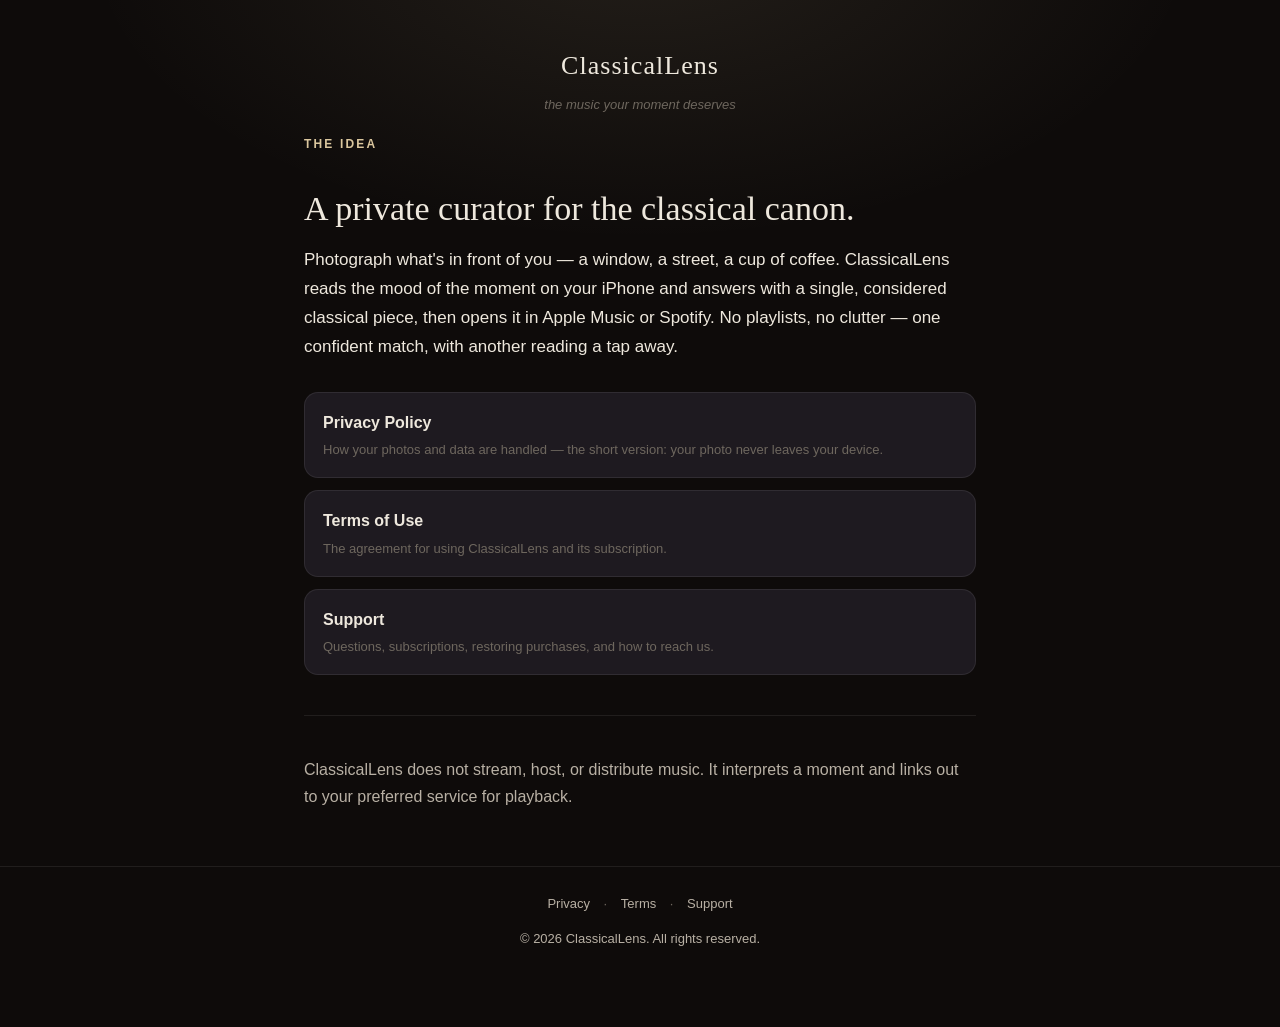
<file: index.html>
<!DOCTYPE html>
<html lang="en">
<head>
  <meta charset="utf-8">
  <meta name="viewport" content="width=device-width, initial-scale=1">
  <title>ClassicalLens</title>
  <meta name="description" content="ClassicalLens turns a photographed moment into a single, beautifully matched classical piece. Private by design.">
  <link rel="stylesheet" href="style.css">
</head>
<body>
  <header class="site">
    <a class="wordmark" href="index.html">ClassicalLens</a>
    <div class="tagline">the music your moment deserves</div>
  </header>

  <main class="wrap">
    <p class="eyebrow">The idea</p>
    <h1>A private curator for the classical canon.</h1>
    <p class="lead">
      Photograph what's in front of you — a window, a street, a cup of coffee.
      ClassicalLens reads the mood of the moment on your iPhone and answers with a
      single, considered classical piece, then opens it in Apple Music or Spotify.
      No playlists, no clutter — one confident match, with another reading a tap away.
    </p>

    <div class="home-links">
      <a href="privacy.html">Privacy Policy <span>How your photos and data are handled — the short version: your photo never leaves your device.</span></a>
      <a href="terms.html">Terms of Use <span>The agreement for using ClassicalLens and its subscription.</span></a>
      <a href="support.html">Support <span>Questions, subscriptions, restoring purchases, and how to reach us.</span></a>
    </div>

    <hr>
    <p>
      ClassicalLens does not stream, host, or distribute music. It interprets a
      moment and links out to your preferred service for playback.
    </p>
  </main>

  <footer class="site">
    <div class="wrap">
      <a href="privacy.html">Privacy</a> ·
      <a href="terms.html">Terms</a> ·
      <a href="support.html">Support</a>
      <p>&copy; 2026 ClassicalLens. All rights reserved.</p>
    </div>
  </footer>
</body>
</html>
</file>
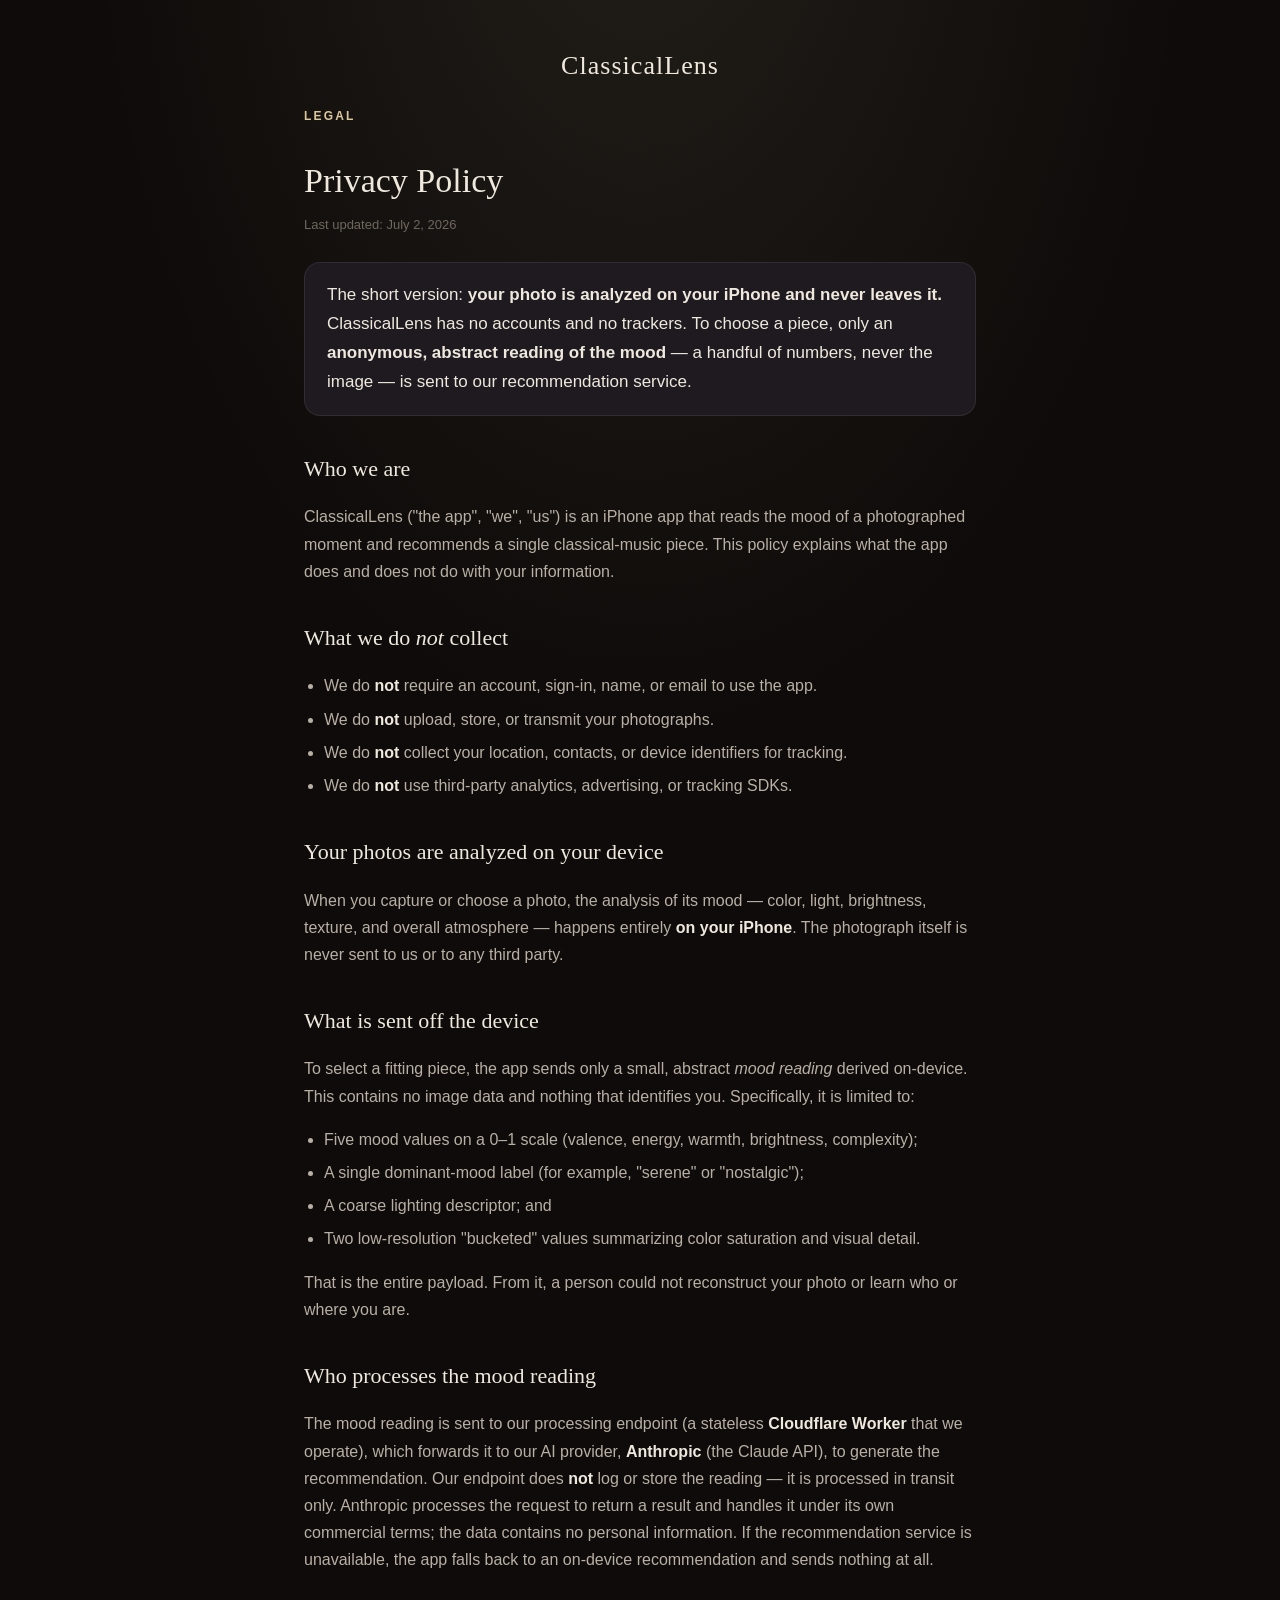
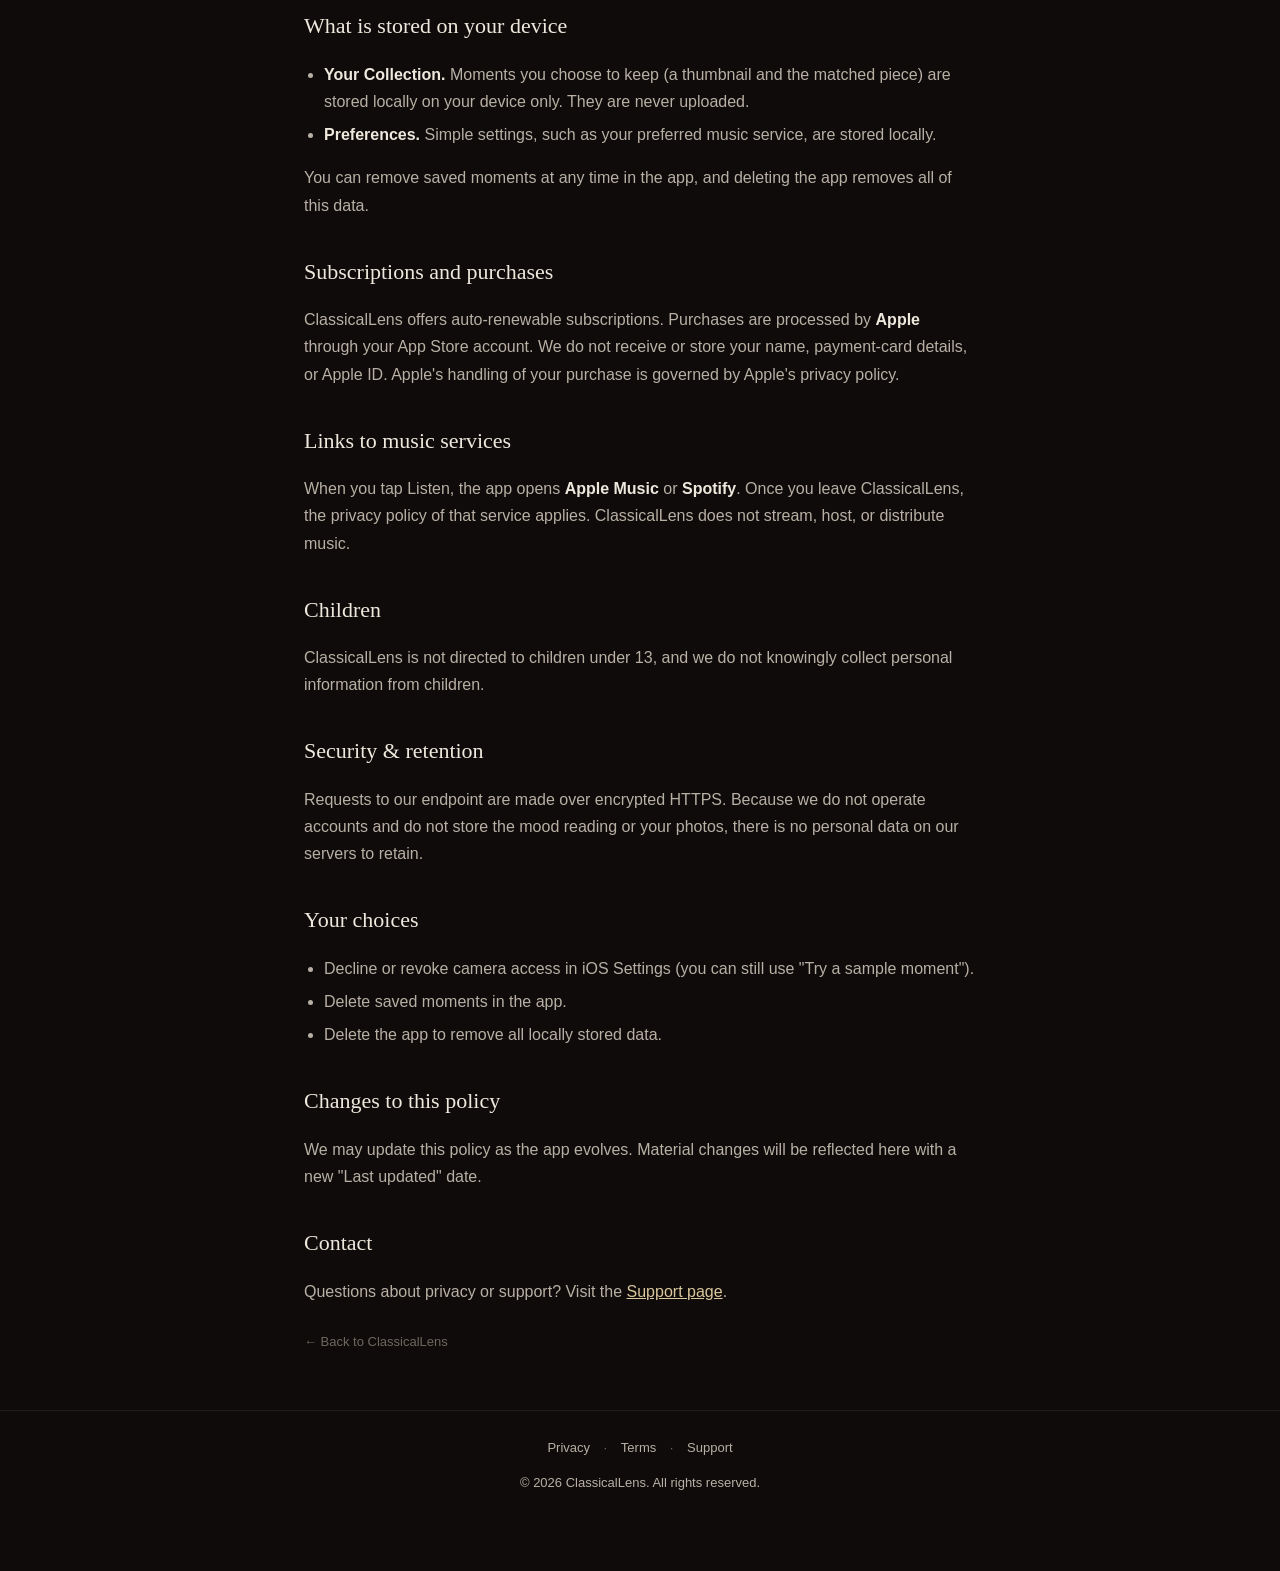
<file: privacy.html>
<!DOCTYPE html>
<html lang="en">
<head>
  <meta charset="utf-8">
  <meta name="viewport" content="width=device-width, initial-scale=1">
  <title>Privacy Policy — ClassicalLens</title>
  <meta name="description" content="ClassicalLens privacy policy. Your photo is analyzed on your device and never leaves it; only an anonymous reading of its mood is used to choose music.">
  <link rel="stylesheet" href="style.css">
</head>
<body>
  <header class="site">
    <a class="wordmark" href="index.html">ClassicalLens</a>
  </header>

  <main class="wrap">
    <p class="eyebrow">Legal</p>
    <h1>Privacy Policy</h1>
    <p class="updated">Last updated: July 2, 2026</p>

    <div class="card">
      <p class="lead" style="margin:0">
        The short version: <strong>your photo is analyzed on your iPhone and never
        leaves it.</strong> ClassicalLens has no accounts and no trackers. To choose
        a piece, only an <strong>anonymous, abstract reading of the mood</strong> —
        a handful of numbers, never the image — is sent to our recommendation
        service.
      </p>
    </div>

    <h2>Who we are</h2>
    <p>
      ClassicalLens ("the app", "we", "us") is an iPhone app that reads the mood of
      a photographed moment and recommends a single classical-music piece. This
      policy explains what the app does and does not do with your information.
    </p>

    <h2>What we do <em>not</em> collect</h2>
    <ul>
      <li>We do <strong>not</strong> require an account, sign-in, name, or email to use the app.</li>
      <li>We do <strong>not</strong> upload, store, or transmit your photographs.</li>
      <li>We do <strong>not</strong> collect your location, contacts, or device identifiers for tracking.</li>
      <li>We do <strong>not</strong> use third-party analytics, advertising, or tracking SDKs.</li>
    </ul>

    <h2>Your photos are analyzed on your device</h2>
    <p>
      When you capture or choose a photo, the analysis of its mood — color, light,
      brightness, texture, and overall atmosphere — happens entirely
      <strong>on your iPhone</strong>. The photograph itself is never sent to us or
      to any third party.
    </p>

    <h2>What is sent off the device</h2>
    <p>
      To select a fitting piece, the app sends only a small, abstract
      <em>mood reading</em> derived on-device. This contains no image data and
      nothing that identifies you. Specifically, it is limited to:
    </p>
    <ul>
      <li>Five mood values on a 0–1 scale (valence, energy, warmth, brightness, complexity);</li>
      <li>A single dominant-mood label (for example, "serene" or "nostalgic");</li>
      <li>A coarse lighting descriptor; and</li>
      <li>Two low-resolution "bucketed" values summarizing color saturation and visual detail.</li>
    </ul>
    <p>
      That is the entire payload. From it, a person could not reconstruct your
      photo or learn who or where you are.
    </p>

    <h2>Who processes the mood reading</h2>
    <p>
      The mood reading is sent to our processing endpoint (a stateless
      <strong>Cloudflare Worker</strong> that we operate), which forwards it to our
      AI provider, <strong>Anthropic</strong> (the Claude API), to generate the
      recommendation. Our endpoint does <strong>not</strong> log or store the
      reading — it is processed in transit only. Anthropic processes the request to
      return a result and handles it under its own commercial terms; the data
      contains no personal information. If the recommendation service is
      unavailable, the app falls back to an on-device recommendation and sends
      nothing at all.
    </p>

    <h2>What is stored on your device</h2>
    <ul>
      <li><strong>Your Collection.</strong> Moments you choose to keep (a thumbnail and the matched piece) are stored locally on your device only. They are never uploaded.</li>
      <li><strong>Preferences.</strong> Simple settings, such as your preferred music service, are stored locally.</li>
    </ul>
    <p>You can remove saved moments at any time in the app, and deleting the app removes all of this data.</p>

    <h2>Subscriptions and purchases</h2>
    <p>
      ClassicalLens offers auto-renewable subscriptions. Purchases are processed by
      <strong>Apple</strong> through your App Store account. We do not receive or
      store your name, payment-card details, or Apple ID. Apple's handling of your
      purchase is governed by Apple's privacy policy.
    </p>

    <h2>Links to music services</h2>
    <p>
      When you tap Listen, the app opens <strong>Apple Music</strong> or
      <strong>Spotify</strong>. Once you leave ClassicalLens, the privacy policy of
      that service applies. ClassicalLens does not stream, host, or distribute music.
    </p>

    <h2>Children</h2>
    <p>
      ClassicalLens is not directed to children under 13, and we do not knowingly
      collect personal information from children.
    </p>

    <h2>Security &amp; retention</h2>
    <p>
      Requests to our endpoint are made over encrypted HTTPS. Because we do not
      operate accounts and do not store the mood reading or your photos, there is no
      personal data on our servers to retain.
    </p>

    <h2>Your choices</h2>
    <ul>
      <li>Decline or revoke camera access in iOS Settings (you can still use "Try a sample moment").</li>
      <li>Delete saved moments in the app.</li>
      <li>Delete the app to remove all locally stored data.</li>
    </ul>

    <h2>Changes to this policy</h2>
    <p>
      We may update this policy as the app evolves. Material changes will be
      reflected here with a new "Last updated" date.
    </p>

    <h2>Contact</h2>
    <p>
      Questions about privacy or support? Visit the <a href="support.html">Support page</a>.
    </p>

    <a class="back" href="index.html">&larr; Back to ClassicalLens</a>
  </main>

  <footer class="site">
    <div class="wrap">
      <a href="privacy.html">Privacy</a> ·
      <a href="terms.html">Terms</a> ·
      <a href="support.html">Support</a>
      <p>&copy; 2026 ClassicalLens. All rights reserved.</p>
    </div>
  </footer>
</body>
</html>
</file>
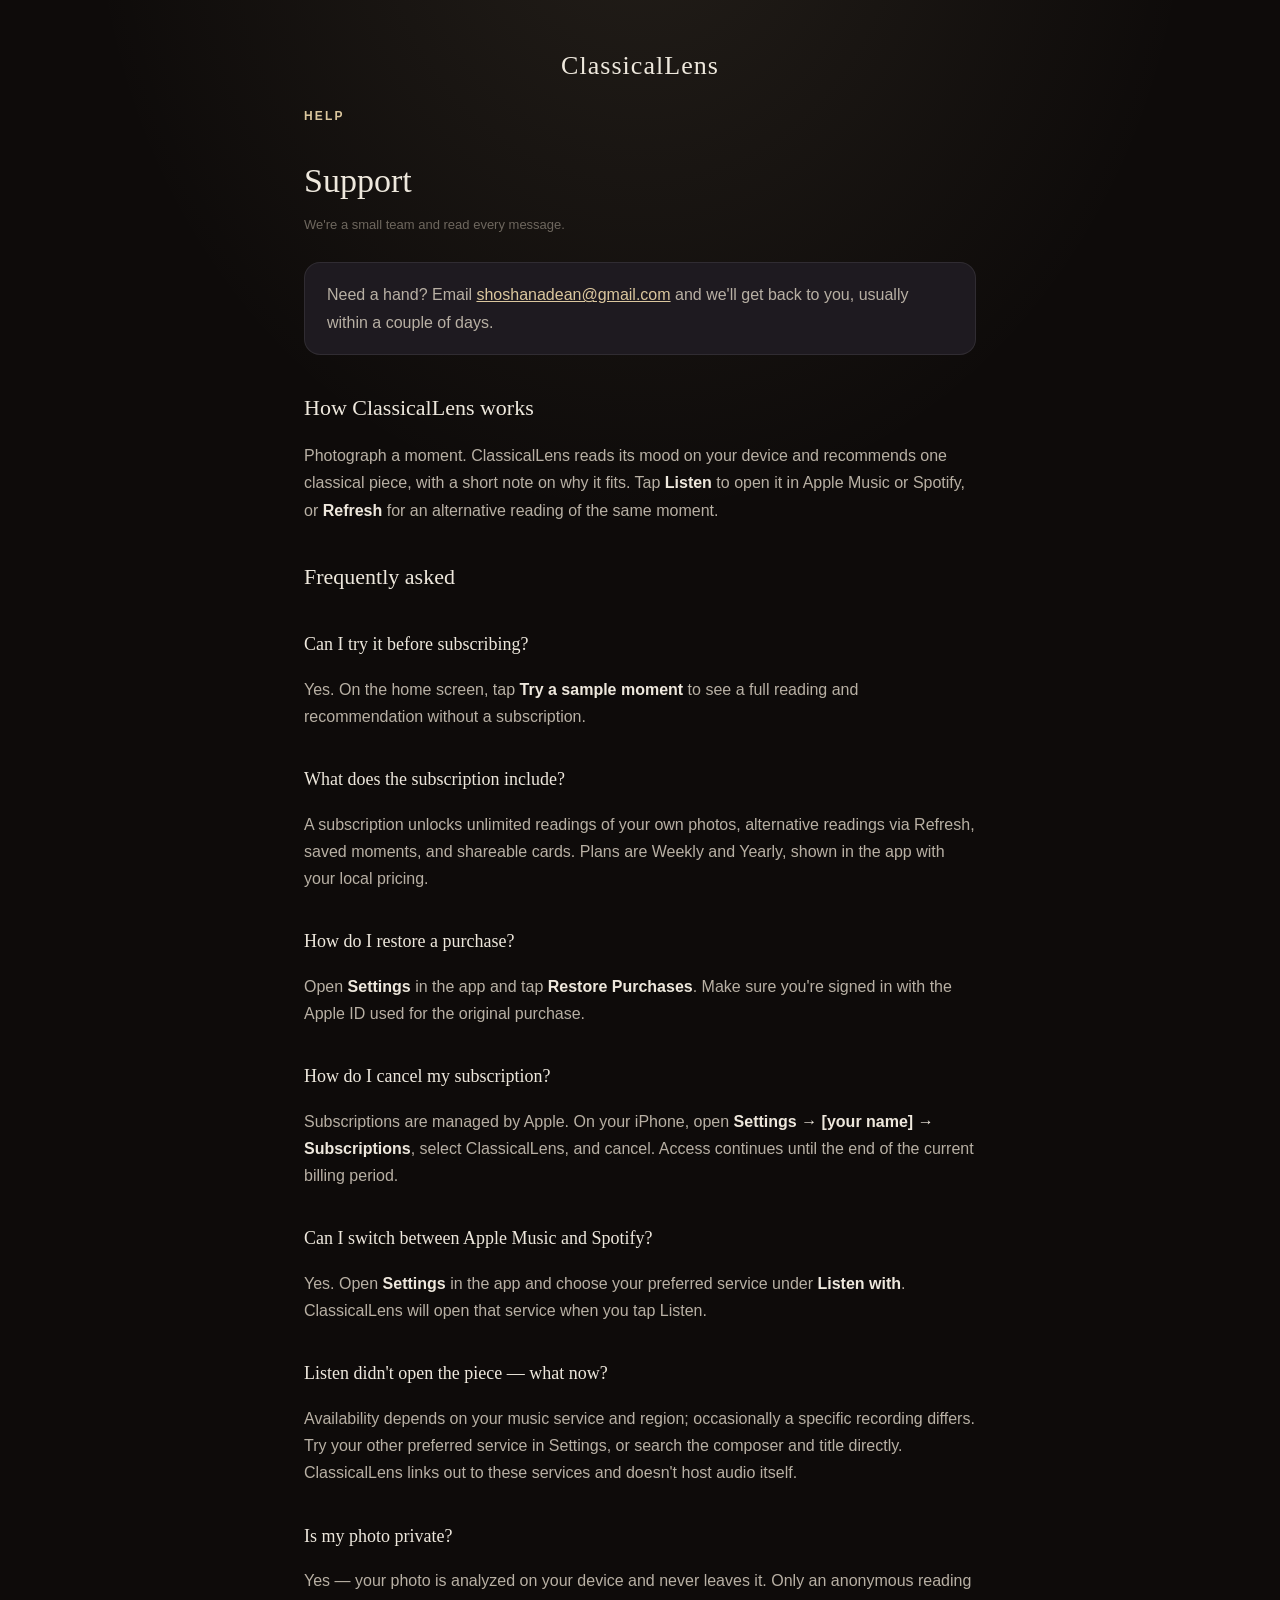
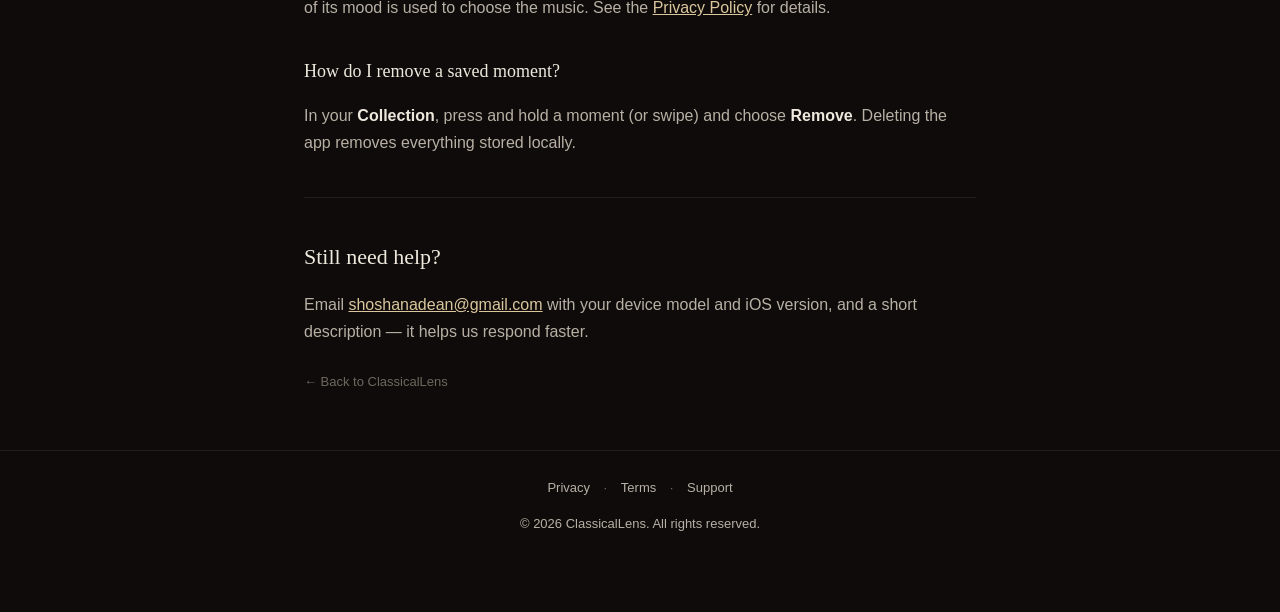
<file: support.html>
<!DOCTYPE html>
<html lang="en">
<head>
  <meta charset="utf-8">
  <meta name="viewport" content="width=device-width, initial-scale=1">
  <title>Support — ClassicalLens</title>
  <meta name="description" content="Help and answers for ClassicalLens: subscriptions, restoring purchases, music services, and privacy.">
  <link rel="stylesheet" href="style.css">
</head>
<body>
  <header class="site">
    <a class="wordmark" href="index.html">ClassicalLens</a>
  </header>

  <main class="wrap">
    <p class="eyebrow">Help</p>
    <h1>Support</h1>
    <p class="updated">We're a small team and read every message.</p>

    <div class="card">
      <p style="margin:0">
        Need a hand? Email <a href="mailto:shoshanadean@gmail.com">shoshanadean@gmail.com</a>
        and we'll get back to you, usually within a couple of days.
      </p>
    </div>

    <h2>How ClassicalLens works</h2>
    <p>
      Photograph a moment. ClassicalLens reads its mood on your device and
      recommends one classical piece, with a short note on why it fits. Tap
      <strong>Listen</strong> to open it in Apple Music or Spotify, or
      <strong>Refresh</strong> for an alternative reading of the same moment.
    </p>

    <h2>Frequently asked</h2>

    <h2 style="font-size:18px">Can I try it before subscribing?</h2>
    <p>Yes. On the home screen, tap <strong>Try a sample moment</strong> to see a full reading and recommendation without a subscription.</p>

    <h2 style="font-size:18px">What does the subscription include?</h2>
    <p>A subscription unlocks unlimited readings of your own photos, alternative readings via Refresh, saved moments, and shareable cards. Plans are Weekly and Yearly, shown in the app with your local pricing.</p>

    <h2 style="font-size:18px">How do I restore a purchase?</h2>
    <p>Open <strong>Settings</strong> in the app and tap <strong>Restore Purchases</strong>. Make sure you're signed in with the Apple ID used for the original purchase.</p>

    <h2 style="font-size:18px">How do I cancel my subscription?</h2>
    <p>Subscriptions are managed by Apple. On your iPhone, open <strong>Settings &rarr; [your name] &rarr; Subscriptions</strong>, select ClassicalLens, and cancel. Access continues until the end of the current billing period.</p>

    <h2 style="font-size:18px">Can I switch between Apple Music and Spotify?</h2>
    <p>Yes. Open <strong>Settings</strong> in the app and choose your preferred service under <strong>Listen with</strong>. ClassicalLens will open that service when you tap Listen.</p>

    <h2 style="font-size:18px">Listen didn't open the piece — what now?</h2>
    <p>Availability depends on your music service and region; occasionally a specific recording differs. Try your other preferred service in Settings, or search the composer and title directly. ClassicalLens links out to these services and doesn't host audio itself.</p>

    <h2 style="font-size:18px">Is my photo private?</h2>
    <p>Yes — your photo is analyzed on your device and never leaves it. Only an anonymous reading of its mood is used to choose the music. See the <a href="privacy.html">Privacy Policy</a> for details.</p>

    <h2 style="font-size:18px">How do I remove a saved moment?</h2>
    <p>In your <strong>Collection</strong>, press and hold a moment (or swipe) and choose <strong>Remove</strong>. Deleting the app removes everything stored locally.</p>

    <hr>
    <h2>Still need help?</h2>
    <p>Email <a href="mailto:shoshanadean@gmail.com">shoshanadean@gmail.com</a> with your device model and iOS version, and a short description — it helps us respond faster.</p>

    <a class="back" href="index.html">&larr; Back to ClassicalLens</a>
  </main>

  <footer class="site">
    <div class="wrap">
      <a href="privacy.html">Privacy</a> ·
      <a href="terms.html">Terms</a> ·
      <a href="support.html">Support</a>
      <p>&copy; 2026 ClassicalLens. All rights reserved.</p>
    </div>
  </footer>
</body>
</html>
</file>
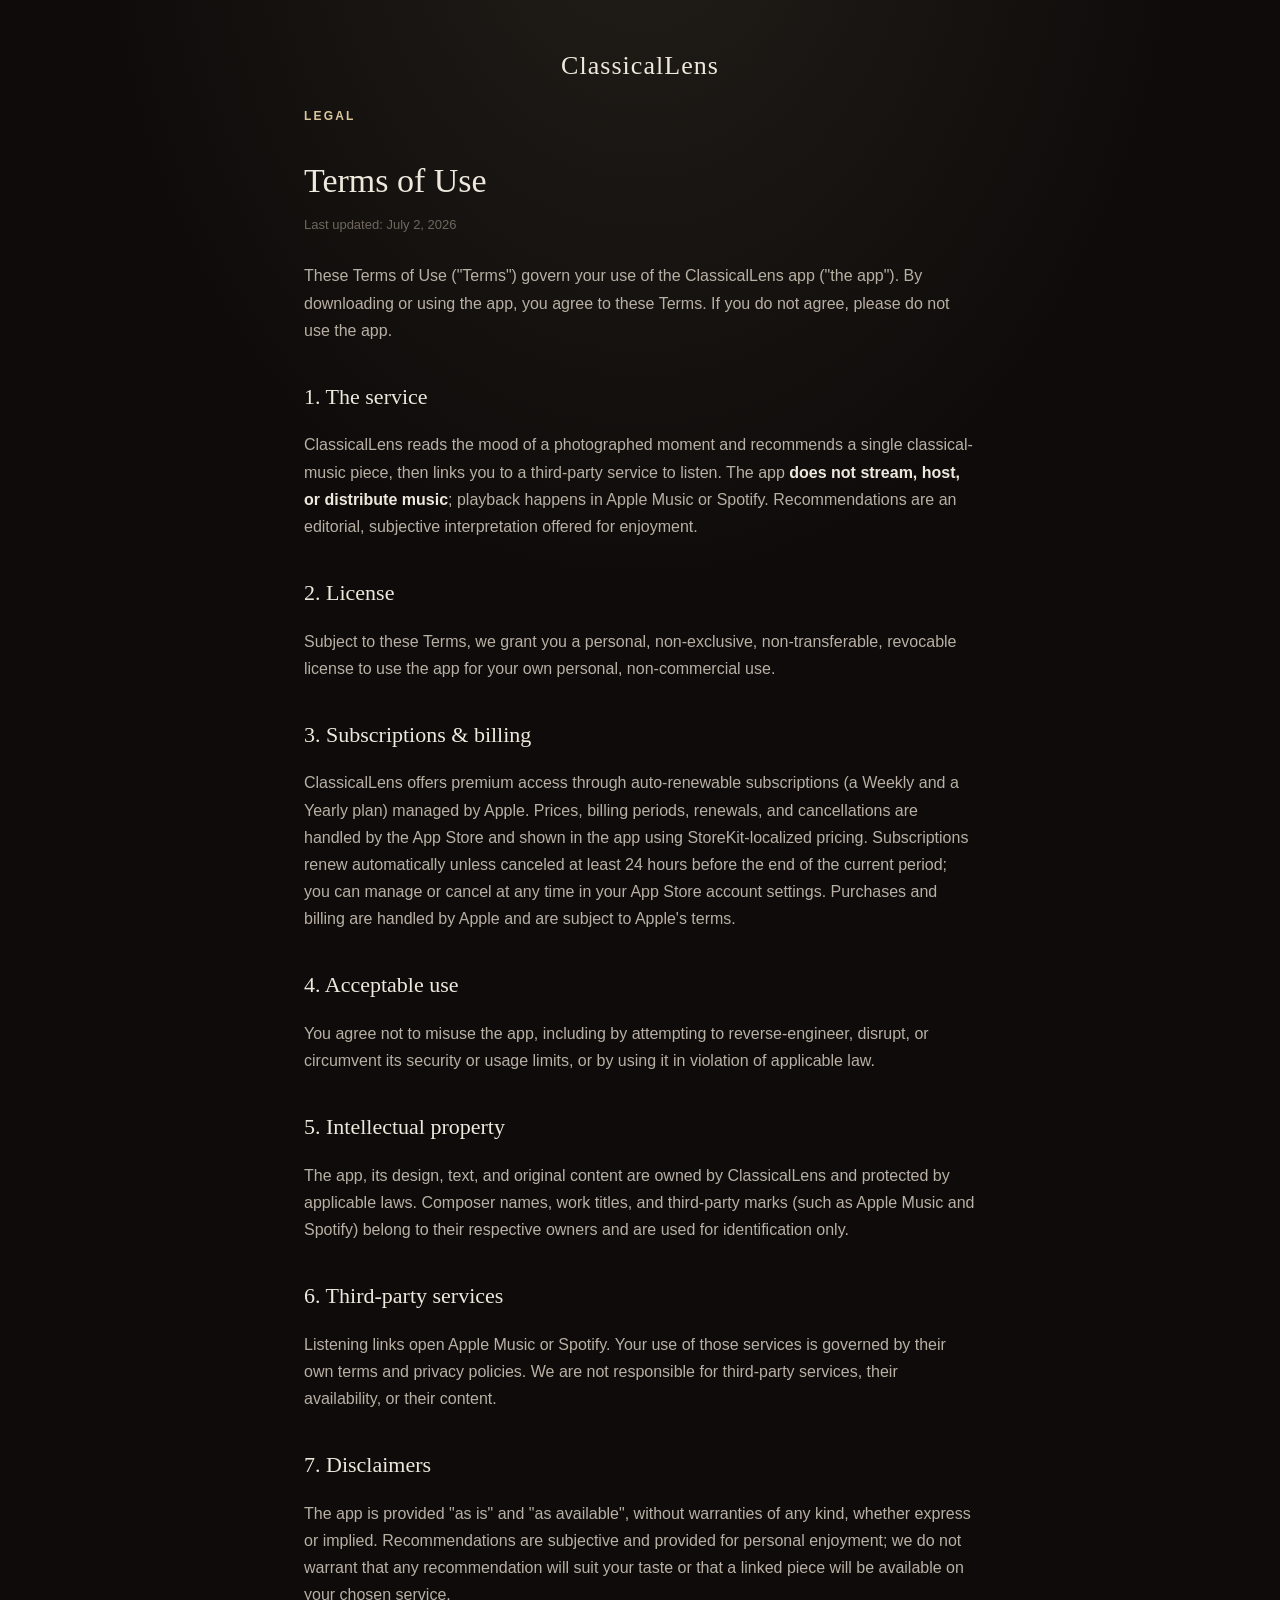
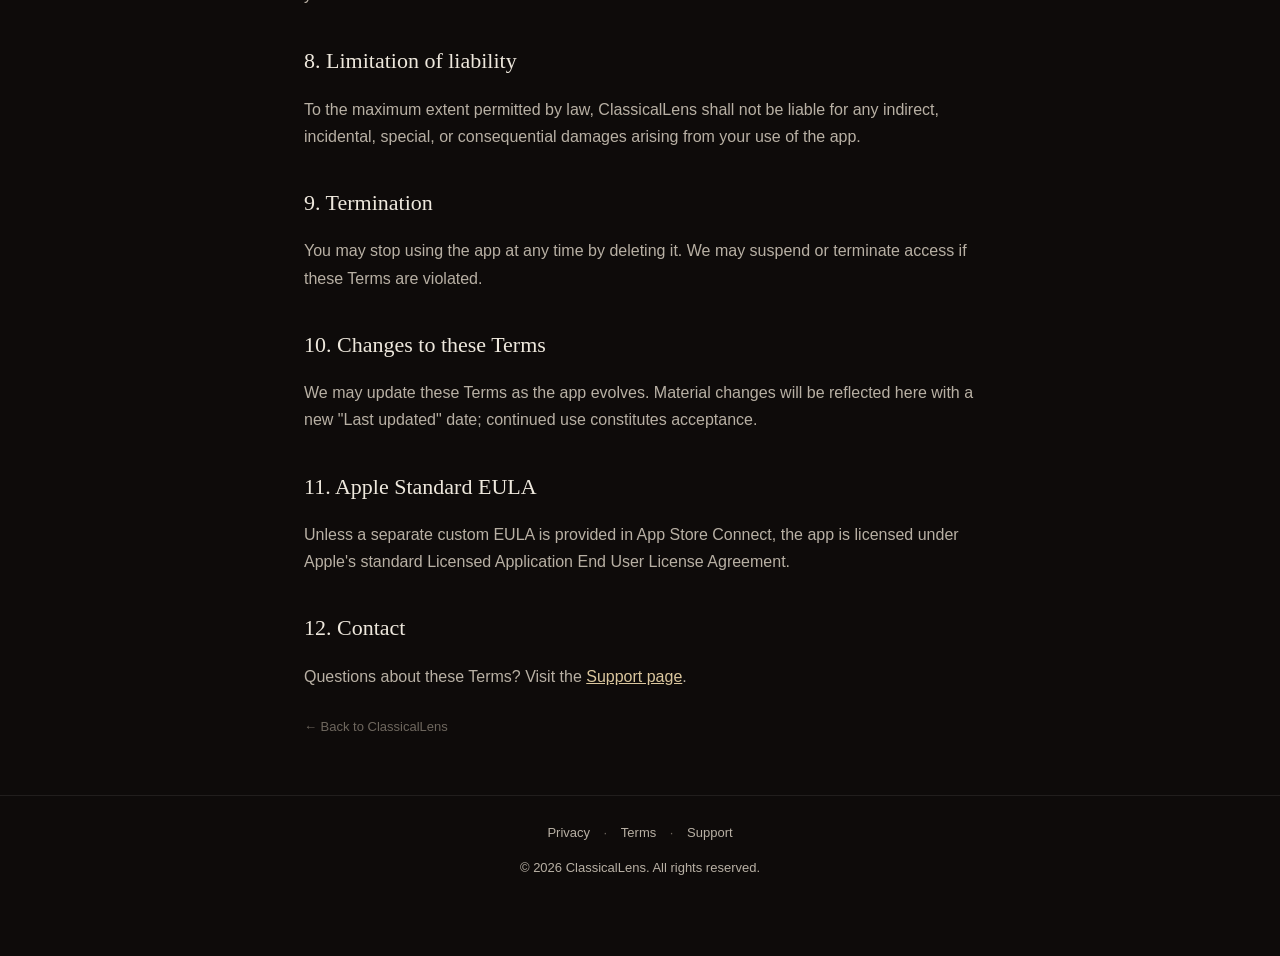
<file: terms.html>
<!DOCTYPE html>
<html lang="en">
<head>
  <meta charset="utf-8">
  <meta name="viewport" content="width=device-width, initial-scale=1">
  <title>Terms of Use — ClassicalLens</title>
  <meta name="description" content="Terms of Use for ClassicalLens, including subscription terms.">
  <link rel="stylesheet" href="style.css">
</head>
<body>
  <header class="site">
    <a class="wordmark" href="index.html">ClassicalLens</a>
  </header>

  <main class="wrap">
    <p class="eyebrow">Legal</p>
    <h1>Terms of Use</h1>
    <p class="updated">Last updated: July 2, 2026</p>

    <p>
      These Terms of Use ("Terms") govern your use of the ClassicalLens app ("the
      app"). By downloading or using the app, you agree to these Terms. If you do
      not agree, please do not use the app.
    </p>

    <h2>1. The service</h2>
    <p>
      ClassicalLens reads the mood of a photographed moment and recommends a single
      classical-music piece, then links you to a third-party service to listen. The
      app <strong>does not stream, host, or distribute music</strong>; playback
      happens in Apple Music or Spotify. Recommendations are an editorial,
      subjective interpretation offered for enjoyment.
    </p>

    <h2>2. License</h2>
    <p>
      Subject to these Terms, we grant you a personal, non-exclusive,
      non-transferable, revocable license to use the app for your own personal,
      non-commercial use.
    </p>

    <h2>3. Subscriptions &amp; billing</h2>
    <p>
      ClassicalLens offers premium access through auto-renewable subscriptions (a
      Weekly and a Yearly plan) managed by Apple. Prices, billing periods,
      renewals, and cancellations are handled by the App Store and shown in the app
      using StoreKit-localized pricing. Subscriptions renew automatically unless
      canceled at least 24 hours before the end of the current period; you can
      manage or cancel at any time in your App Store account settings. Purchases and
      billing are handled by Apple and are subject to Apple's terms.
    </p>

    <h2>4. Acceptable use</h2>
    <p>You agree not to misuse the app, including by attempting to reverse-engineer, disrupt, or circumvent its security or usage limits, or by using it in violation of applicable law.</p>

    <h2>5. Intellectual property</h2>
    <p>
      The app, its design, text, and original content are owned by ClassicalLens and
      protected by applicable laws. Composer names, work titles, and third-party
      marks (such as Apple Music and Spotify) belong to their respective owners and
      are used for identification only.
    </p>

    <h2>6. Third-party services</h2>
    <p>
      Listening links open Apple Music or Spotify. Your use of those services is
      governed by their own terms and privacy policies. We are not responsible for
      third-party services, their availability, or their content.
    </p>

    <h2>7. Disclaimers</h2>
    <p>
      The app is provided "as is" and "as available", without warranties of any
      kind, whether express or implied. Recommendations are subjective and provided
      for personal enjoyment; we do not warrant that any recommendation will suit
      your taste or that a linked piece will be available on your chosen service.
    </p>

    <h2>8. Limitation of liability</h2>
    <p>
      To the maximum extent permitted by law, ClassicalLens shall not be liable for
      any indirect, incidental, special, or consequential damages arising from your
      use of the app.
    </p>

    <h2>9. Termination</h2>
    <p>
      You may stop using the app at any time by deleting it. We may suspend or
      terminate access if these Terms are violated.
    </p>

    <h2>10. Changes to these Terms</h2>
    <p>
      We may update these Terms as the app evolves. Material changes will be
      reflected here with a new "Last updated" date; continued use constitutes
      acceptance.
    </p>

    <h2>11. Apple Standard EULA</h2>
    <p>
      Unless a separate custom EULA is provided in App Store Connect, the app is
      licensed under Apple's standard Licensed Application End User License Agreement.
    </p>

    <h2>12. Contact</h2>
    <p>
      Questions about these Terms? Visit the <a href="support.html">Support page</a>.
    </p>

    <a class="back" href="index.html">&larr; Back to ClassicalLens</a>
  </main>

  <footer class="site">
    <div class="wrap">
      <a href="privacy.html">Privacy</a> ·
      <a href="terms.html">Terms</a> ·
      <a href="support.html">Support</a>
      <p>&copy; 2026 ClassicalLens. All rights reserved.</p>
    </div>
  </footer>
</body>
</html>
</file>
<file: style.css>
/* ClassicalLens — public site theme.
   Mirrors the app's language: deep warm black, ivory, restrained rose-gold accent,
   serif display, generous space. Single stylesheet shared by every page. */

:root {
  --ink: #0E0B0A;
  --card: #1E1A20;
  --ivory: #EEE8DD;
  --muted: #B8B0A4;
  --faint: #6E675E;
  --accent: #DBC79E;
  --hairline: rgba(255, 255, 255, 0.08);
  --maxw: 720px;
}

* { box-sizing: border-box; }
html { -webkit-text-size-adjust: 100%; }

body {
  margin: 0;
  background: var(--ink);
  color: var(--ivory);
  font: 16px/1.7 -apple-system, BlinkMacSystemFont, "Segoe UI", Roboto, Helvetica, Arial, sans-serif;
  background-image: radial-gradient(62% 42% at 50% -6%, rgba(219, 199, 158, 0.10), transparent 70%);
  background-repeat: no-repeat;
}

.wrap { max-width: var(--maxw); margin: 0 auto; padding: 0 24px; }

header.site { padding: 44px 0 6px; text-align: center; }
.wordmark {
  font-family: Georgia, "Times New Roman", serif;
  font-size: 26px; letter-spacing: 0.04em;
  color: var(--ivory); text-decoration: none;
}
.tagline { color: var(--faint); font-size: 13px; margin-top: 6px; font-style: italic; }

h1 { font-family: Georgia, serif; font-weight: 400; font-size: 34px; line-height: 1.2; margin: 34px 0 6px; }
h2 { font-family: Georgia, serif; font-weight: 400; font-size: 22px; margin: 34px 0 10px; }
.eyebrow { color: var(--accent); text-transform: uppercase; letter-spacing: 0.18em; font-size: 12px; font-weight: 600; }
.updated { color: var(--faint); font-size: 13px; margin-bottom: 26px; }

p, li { color: var(--muted); }
a { color: var(--accent); }
strong { color: var(--ivory); font-weight: 600; }
ul { padding-left: 20px; }
li { margin: 6px 0; }

.lead { color: var(--ivory); font-size: 17px; }

.card {
  background: var(--card); border: 1px solid var(--hairline);
  border-radius: 16px; padding: 18px 22px; margin: 18px 0;
}

hr { border: none; border-top: 1px solid var(--hairline); margin: 40px 0; }

.home-links { display: grid; gap: 12px; margin: 30px 0 8px; }
.home-links a {
  display: block; background: var(--card); border: 1px solid var(--hairline);
  border-radius: 14px; padding: 16px 18px; text-decoration: none; color: var(--ivory);
  font-weight: 600; transition: border-color 0.2s ease;
}
.home-links a:hover { border-color: rgba(219, 199, 158, 0.5); }
.home-links a span { display: block; color: var(--faint); font-size: 13px; margin-top: 3px; font-weight: 400; }

footer.site {
  border-top: 1px solid var(--hairline); margin-top: 56px; padding: 26px 0 64px;
  text-align: center; color: var(--faint); font-size: 13px;
}
footer.site a { color: var(--muted); text-decoration: none; margin: 0 10px; }
footer.site a:hover { color: var(--ivory); }

.back { display: inline-block; margin-top: 10px; color: var(--faint); text-decoration: none; font-size: 13px; }
.back:hover { color: var(--muted); }
</file>
